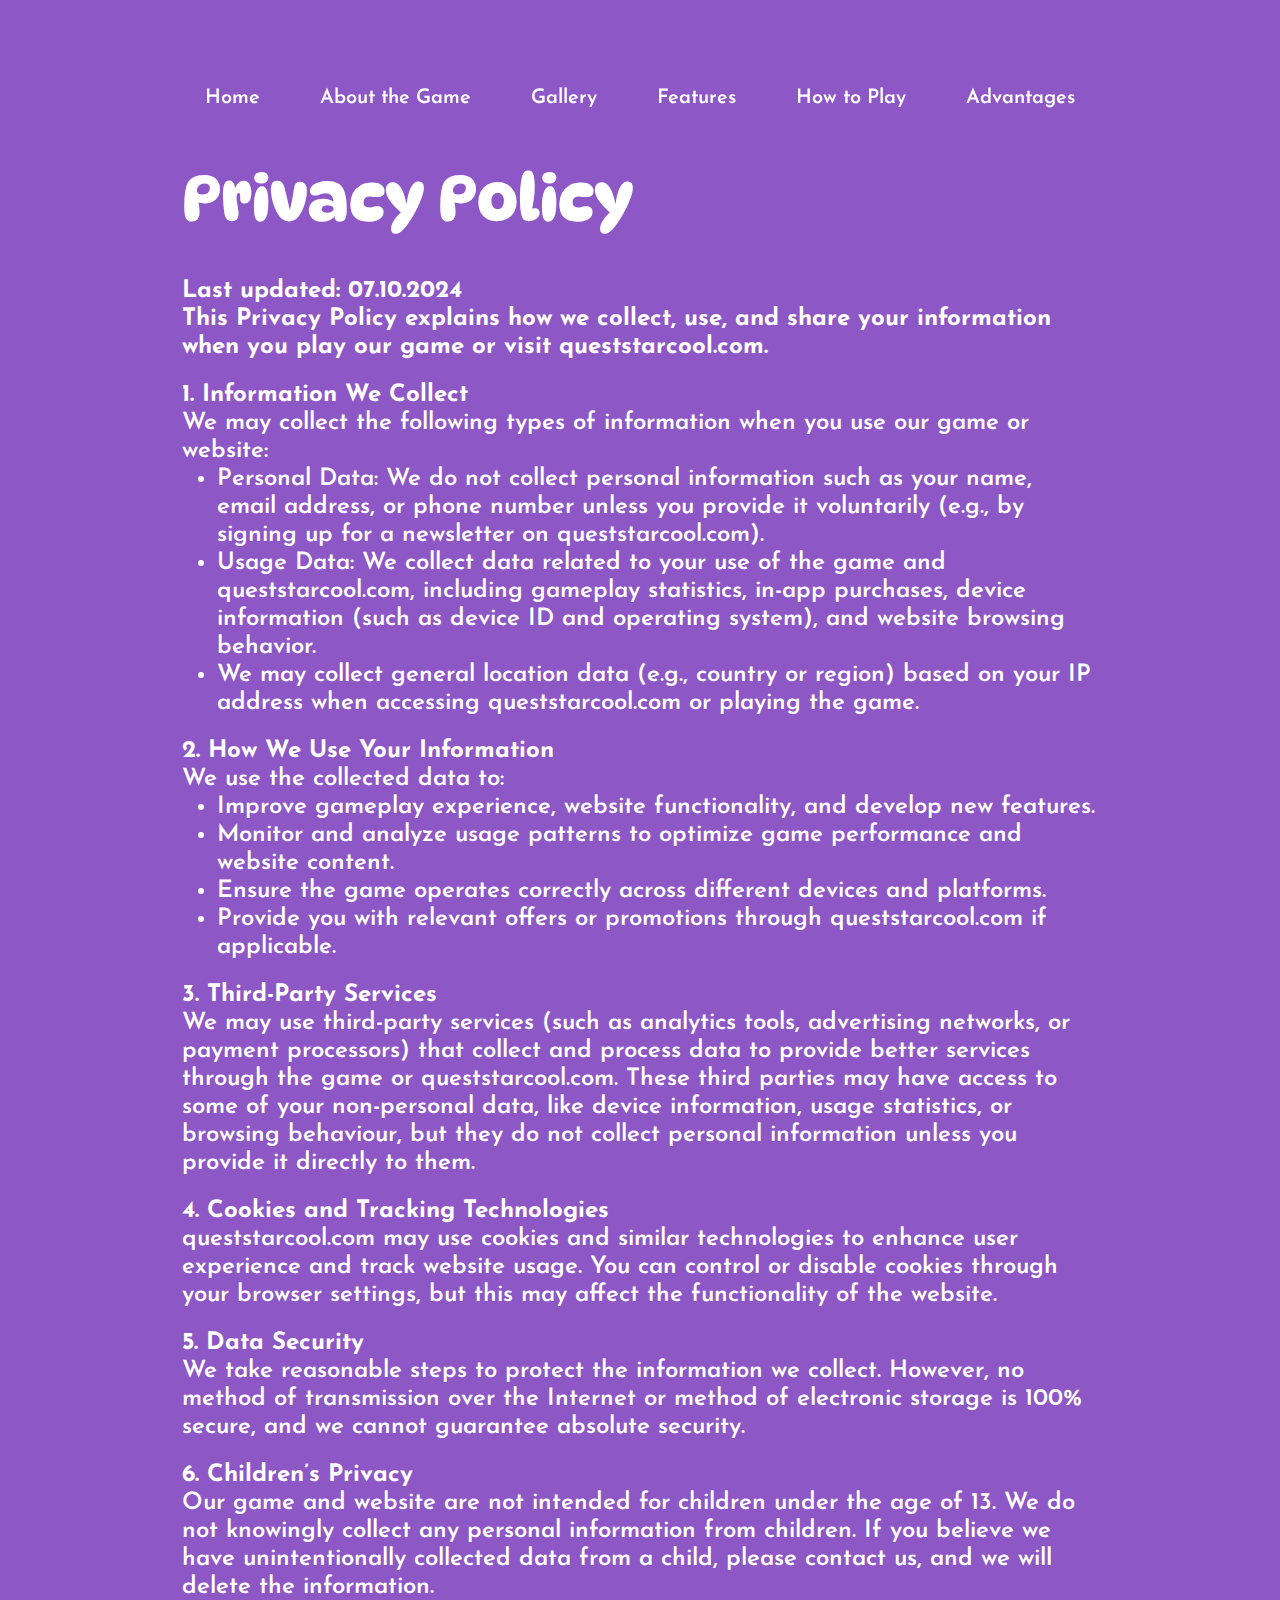
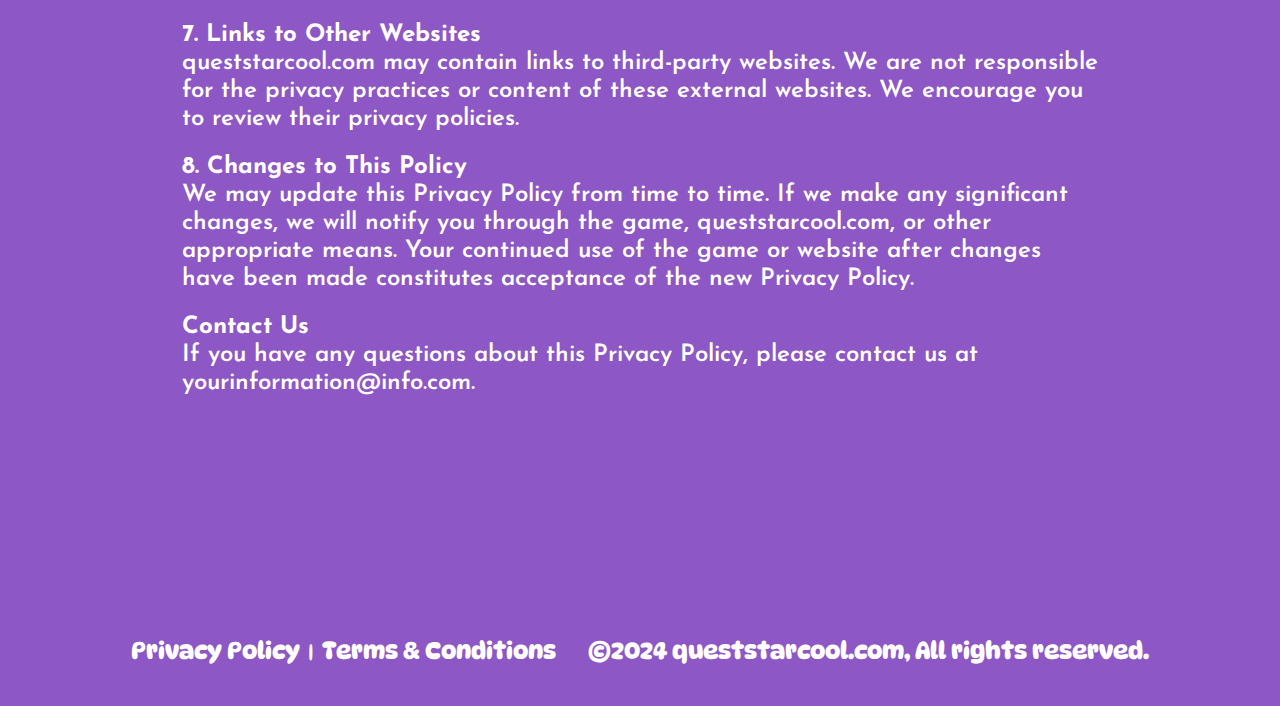
<file: policy.html>
<!DOCTYPE html>
<html lang="en">
  <head>
    <meta charset="UTF-8" />
    <meta name="viewport" content="width=device-width, initial-scale=1.0" />
    <title>Travel Crush - Match 3 Game</title>
    <link rel="icon" href="image/icon desktop.png" />
    <link rel="stylesheet" type="text/css" href="slick/slick.css" />
    <link rel="stylesheet" href="css/main.css" />
    <link href="https://unpkg.com/aos@2.3.1/dist/aos.css" rel="stylesheet" />

    <link rel="preconnect" href="https://fonts.googleapis.com" />
    <link rel="preconnect" href="https://fonts.gstatic.com" crossorigin />
    <link
      href="https://fonts.googleapis.com/css2?family=Poppins:ital,wght@0,100;0,200;0,300;0,400;0,500;0,600;0,700;0,800;0,900;1,100;1,200;1,300;1,400;1,500;1,600;1,700;1,800;1,900&display=swap"
      rel="stylesheet"
    />
    <link rel="preconnect" href="https://fonts.googleapis.com" />
    <link rel="preconnect" href="https://fonts.gstatic.com" crossorigin />
    <link
      href="https://fonts.googleapis.com/css2?family=Luckiest+Guy&family=Quicksand:wght@300..700&display=swap"
      rel="stylesheet"
    />
    <link rel="preconnect" href="https://fonts.googleapis.com" />
    <link rel="preconnect" href="https://fonts.gstatic.com" crossorigin />
    <link
      href="https://fonts.googleapis.com/css2?family=Luckiest+Guy&display=swap"
      rel="stylesheet"
    />
  </head>

  <body class="back">
    <header class="header">
      <div class="header__background"></div>
      <nav class="navigation container">
        <ul class="navigation__list">
          <li class="navigation__item">
            <a href="/" class="navigation__link">Home</a>
          </li>
          <li class="navigation__item">
            <a href="/#about" class="navigation__link">About the Game</a>
          </li>
          <li class="navigation__item">
            <a href="/#gallery" class="navigation__link">Gallery</a>
          </li>
          <li class="navigation__item">
            <a href="/#features" class="navigation__link">Features</a>
          </li>
          <li class="navigation__item">
            <a href="/#play" class="navigation__link">How to Play</a>
          </li>
          <li class="navigation__item">
            <a href="/#advantages" class="navigation__link">Advantages</a>
          </li>

          <li class="navigation__item navigation__item-desk">
            <a href="policy.html" class="navigation__link">Privacy Policy</a>
          </li>
          <li class="navigation__item navigation__item-desk">
            <a href="terms.html" class="navigation__link">Terms of Service</a>
          </li>
        </ul>

        <div class="header__button-wrapper">
          <button type="button" class="header__icon-button" data-menu-button>
            <img
              class="header__icon header__icon--menu"
              src="image/header/stash_burger-classic.png"
              alt=""
            />

            <img
              class="header__icon header__icon--close close"
              src="image/header/akar-icons_cross.png"
              alt=""
            />
          </button>
        </div>
      </nav>
    </header>

    <main class="policy">
      <section>
        <div class="policy-terms-container">
          <h1 class="policy-terms-title">Privacy Policy</h1>

          <p class="policy-terms-text-top-one">Last updated: 07.10.2024</p>
          <p class="policy-terms-text-top-one">
            This Privacy Policy explains how we collect, use, and share your
            information when you play our game or visit queststarcool.com.
          </p>

          <h2 class="policy-terms-text text-bold">1. Information We Collect</h2>
          <p class="policy-terms-text-one">
            We may collect the following types of information when you use our
            game or website:
          </p>
          <ul class="terms-list">
            <li>
              <span class="terms-list-bold">Personal Data:</span>
              We do not collect personal information such as your name, email
              address, or phone number unless you provide it voluntarily (e.g.,
              by signing up for a newsletter on queststarcool.com).
            </li>
            <li>
              <span class="terms-list-bold">Usage Data:</span>
              We collect data related to your use of the game and
              queststarcool.com, including gameplay statistics, in-app
              purchases, device information (such as device ID and operating
              system), and website browsing behavior.
            </li>
            <li>
              We may collect general location data (e.g., country or region)
              based on your IP address when accessing queststarcool.com or
              playing the game.
            </li>
          </ul>

          <h2 class="policy-terms-text text-bold">
            2. How We Use Your Information
          </h2>
          <p class="policy-terms-text-one">We use the collected data to:</p>
          <ul class="terms-list">
            <li>
              Improve gameplay experience, website functionality, and develop
              new features.
            </li>
            <li>
              Monitor and analyze usage patterns to optimize game performance
              and website content.
            </li>
            <li>
              Ensure the game operates correctly across different devices and
              platforms.
            </li>
            <li>
              Provide you with relevant offers or promotions through
              queststarcool.com if applicable.
            </li>
          </ul>

          <h2 class="policy-terms-text text-bold">3. Third-Party Services</h2>
          <p class="policy-terms-text-one">
            We may use third-party services (such as analytics tools,
            advertising networks, or payment processors) that collect and
            process data to provide better services through the game or
            queststarcool.com. These third parties may have access to some of
            your non-personal data, like device information, usage statistics,
            or browsing behaviour, but they do not collect personal information
            unless you provide it directly to them.
          </p>

          <h2 class="policy-terms-text text-bold">
            4. Cookies and Tracking Technologies
          </h2>
          <p class="policy-terms-text-one">
            queststarcool.com may use cookies and similar technologies to
            enhance user experience and track website usage. You can control or
            disable cookies through your browser settings, but this may affect
            the functionality of the website.
          </p>

          <h2 class="policy-terms-text text-bold">5. Data Security</h2>
          <p class="policy-terms-text-one">
            We take reasonable steps to protect the information we collect.
            However, no method of transmission over the Internet or method of
            electronic storage is 100% secure, and we cannot guarantee absolute
            security.
          </p>

          <h2 class="policy-terms-text text-bold">6. Children’s Privacy</h2>
          <p class="policy-terms-text-one">
            Our game and website are not intended for children under the age of
            13. We do not knowingly collect any personal information from
            children. If you believe we have unintentionally collected data from
            a child, please contact us, and we will delete the information.
          </p>

          <h2 class="policy-terms-text text-bold">
            7. Links to Other Websites
          </h2>
          <p class="policy-terms-text-one">
            queststarcool.com may contain links to third-party websites. We are
            not responsible for the privacy practices or content of these
            external websites. We encourage you to review their privacy
            policies.
          </p>

          <h2 class="policy-terms-text text-bold">8. Changes to This Policy</h2>
          <p class="policy-terms-text-one">
            We may update this Privacy Policy from time to time. If we make any
            significant changes, we will notify you through the game,
            queststarcool.com, or other appropriate means. Your continued use of
            the game or website after changes have been made constitutes
            acceptance of the new Privacy Policy.
          </p>

          <h2 class="policy-terms-text text-bold">Contact Us</h2>
          <p class="policy-terms-text-one">
            If you have any questions about this Privacy Policy, please contact
            us at
            <a href="mailto:yourinformation@pinfo.com" class="email-link"
              >yourinformation@info.com</a
            >.
          </p>
        </div>
      </section>
    </main>

    <footer class="footer">
      <div class="footer-container">
        <div class="footer-wrapper">
          <a class="footer-text" href="policy.html">Privacy Policy</a>
          <a class="footer-texts"> | </a>
          <a class="footer-text" href="terms.html">Terms & Conditions</a>
        </div>
        <p class="footer-copyright">
          ©2024 queststarcool.com, All rights reserved.
        </p>
      </div>
    </footer>
    <script src="js/mobile-menu.js"></script>
  </body>
</html>
</file>
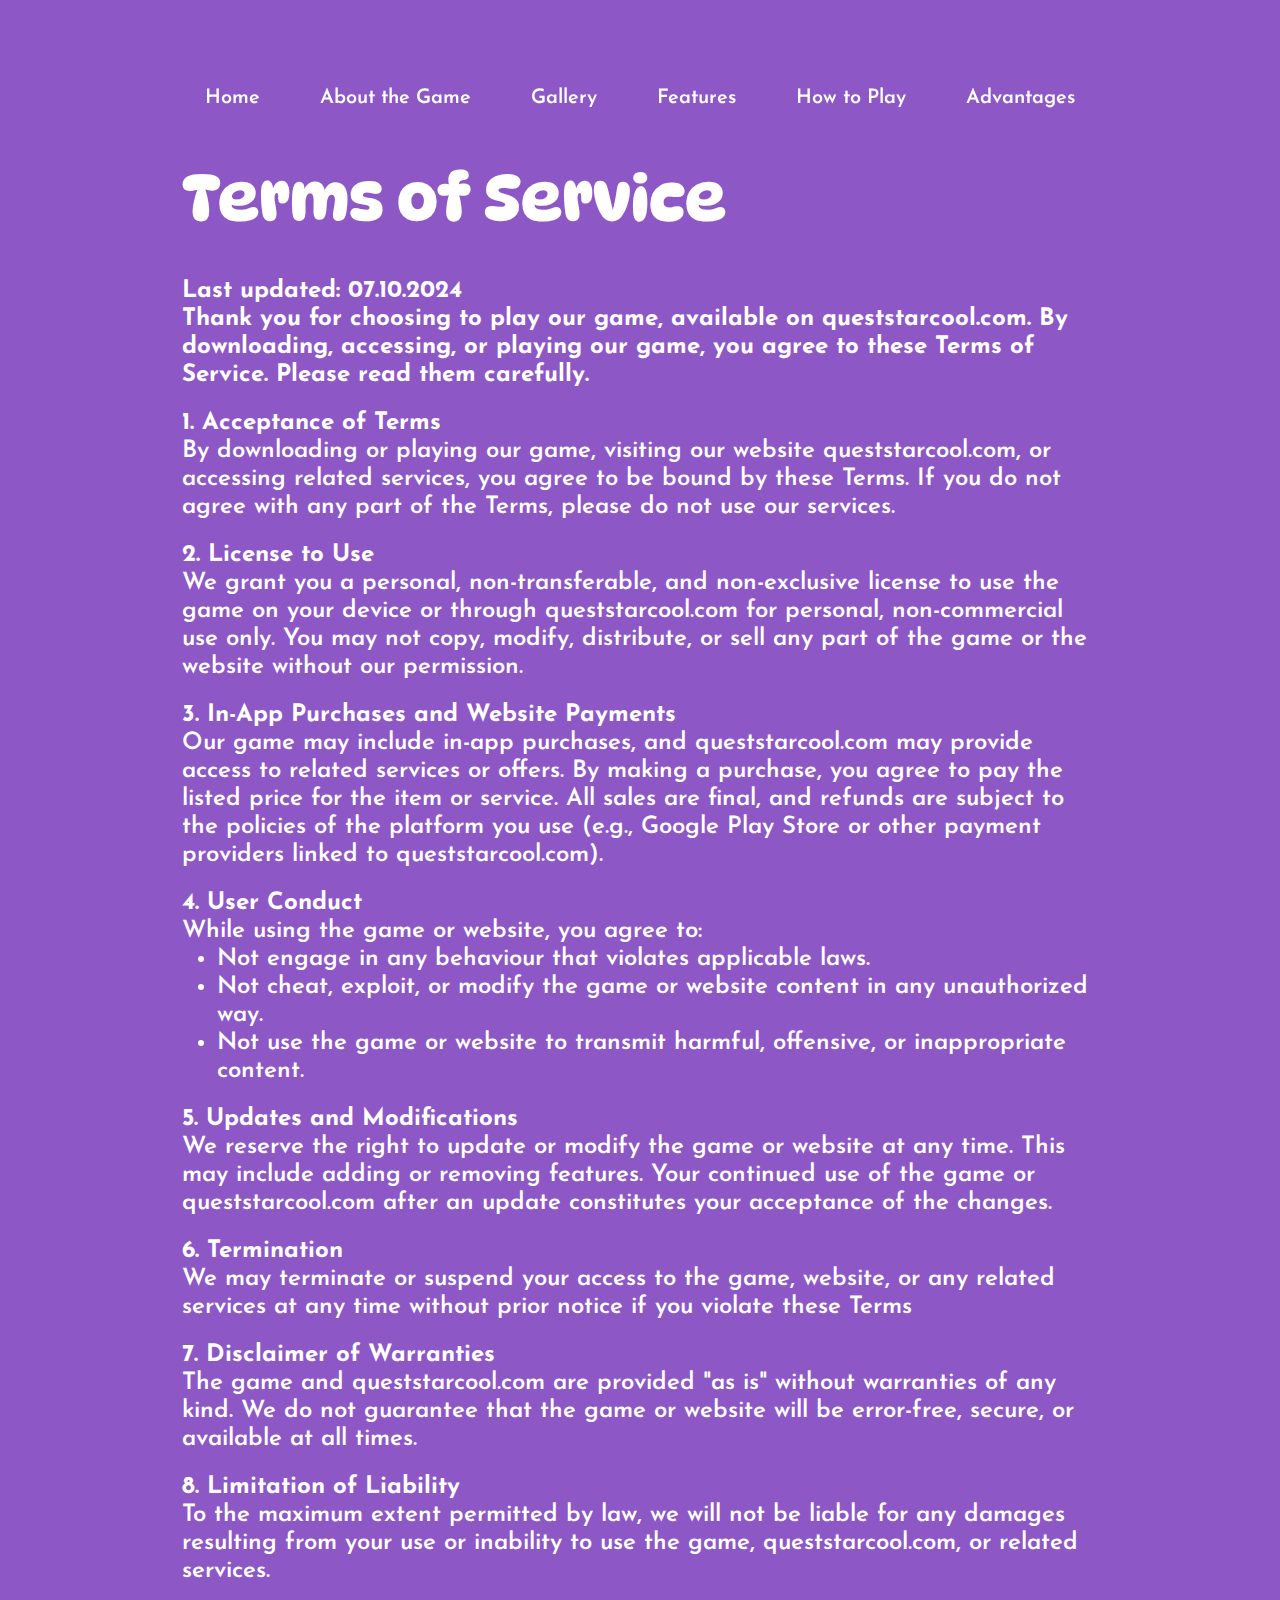
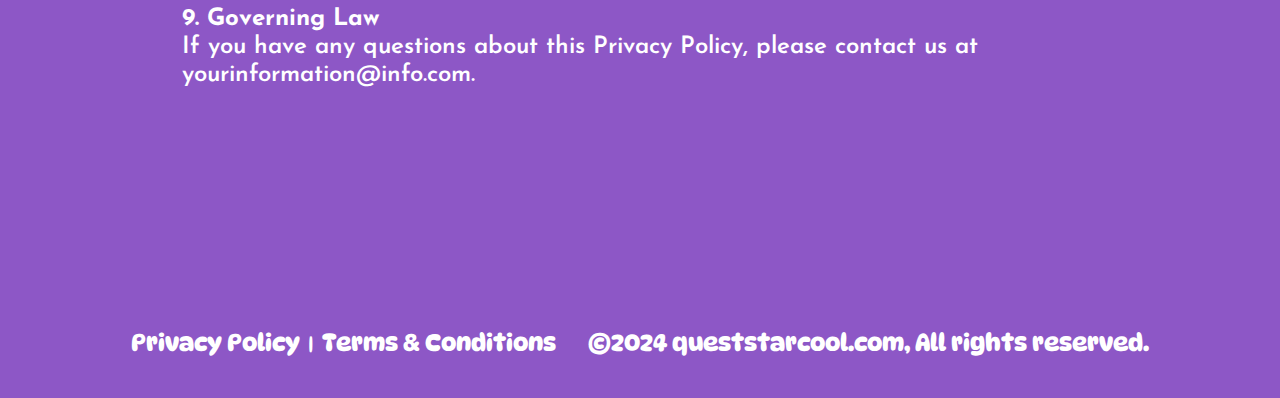
<file: terms.html>
<!DOCTYPE html>
<html lang="en">
  <head>
    <meta charset="UTF-8" />
    <meta name="viewport" content="width=device-width, initial-scale=1.0" />
    <title>Travel Crush - Match 3 Game</title>
    <link rel="icon" href="image/icon desktop.png" />
    <link rel="stylesheet" type="text/css" href="slick/slick.css" />
    <link rel="stylesheet" href="css/main.css" />
    <link href="https://unpkg.com/aos@2.3.1/dist/aos.css" rel="stylesheet" />

    <link rel="preconnect" href="https://fonts.googleapis.com" />
    <link rel="preconnect" href="https://fonts.gstatic.com" crossorigin />
    <link
      href="https://fonts.googleapis.com/css2?family=Poppins:ital,wght@0,100;0,200;0,300;0,400;0,500;0,600;0,700;0,800;0,900;1,100;1,200;1,300;1,400;1,500;1,600;1,700;1,800;1,900&display=swap"
      rel="stylesheet"
    />
    <link rel="preconnect" href="https://fonts.googleapis.com" />
    <link rel="preconnect" href="https://fonts.gstatic.com" crossorigin />
    <link
      href="https://fonts.googleapis.com/css2?family=Luckiest+Guy&family=Quicksand:wght@300..700&display=swap"
      rel="stylesheet"
    />
    <link rel="preconnect" href="https://fonts.googleapis.com" />
    <link rel="preconnect" href="https://fonts.gstatic.com" crossorigin />
    <link
      href="https://fonts.googleapis.com/css2?family=Luckiest+Guy&display=swap"
      rel="stylesheet"
    />
  </head>

  <body class="back">
    <header class="header">
      <div class="header__background"></div>
      <nav class="navigation container">
        <ul class="navigation__list">
          <li class="navigation__item">
            <a href="/" class="navigation__link">Home</a>
          </li>
          <li class="navigation__item">
            <a href="/#about" class="navigation__link">About the Game</a>
          </li>
          <li class="navigation__item">
            <a href="/#gallery" class="navigation__link">Gallery</a>
          </li>
          <li class="navigation__item">
            <a href="/#features" class="navigation__link">Features</a>
          </li>
          <li class="navigation__item">
            <a href="/#play" class="navigation__link">How to Play</a>
          </li>
          <li class="navigation__item">
            <a href="/#advantages" class="navigation__link">Advantages</a>
          </li>

          <li class="navigation__item navigation__item-desk">
            <a href="policy.html" class="navigation__link">Privacy Policy</a>
          </li>
          <li class="navigation__item navigation__item-desk">
            <a href="terms.html" class="navigation__link">Terms of Service</a>
          </li>
        </ul>

        <div class="header__button-wrapper">
          <button type="button" class="header__icon-button" data-menu-button>
            <img
              class="header__icon header__icon--menu"
              src="image/header/stash_burger-classic.png"
              alt=""
            />

            <img
              class="header__icon header__icon--close close"
              src="image/header/akar-icons_cross.png"
              alt=""
            />
          </button>
        </div>
      </nav>
    </header>

    <main class="policy">
      <section>
        <div class="policy-terms-container">
          <h1 class="policy-terms-title">Terms of Service</h1>

          <p class="policy-terms-text-top-one">Last updated: 07.10.2024</p>
          <p class="policy-terms-text-top-two">
            Thank you for choosing to play our game, available on
            queststarcool.com. By downloading, accessing, or playing our game,
            you agree to these Terms of Service. Please read them carefully.
          </p>

          <h2 class="policy-terms-text text-bold">1. Acceptance of Terms</h2>
          <ul class="policy-terms-text-one">
            <li>
              By downloading or playing our game, visiting our website
              queststarcool.com, or accessing related services, you agree to be
              bound by these Terms. If you do not agree with any part of the
              Terms, please do not use our services.
            </li>
          </ul>

          <h2 class="policy-terms-text text-bold">2. License to Use</h2>
          <ul class="policy-terms-text-one">
            <li>
              We grant you a personal, non-transferable, and non-exclusive
              license to use the game on your device or through
              queststarcool.com for personal, non-commercial use only. You may
              not copy, modify, distribute, or sell any part of the game or the
              website without our permission.
            </li>
          </ul>

          <h2 class="policy-terms-text text-bold">
            3. In-App Purchases and Website Payments
          </h2>
          <p class="policy-terms-text-one">
            Our game may include in-app purchases, and queststarcool.com may
            provide access to related services or offers. By making a purchase,
            you agree to pay the listed price for the item or service. All sales
            are final, and refunds are subject to the policies of the platform
            you use (e.g., Google Play Store or other payment providers linked
            to queststarcool.com).
          </p>

          <h2 class="policy-terms-text text-bold">4. User Conduct</h2>

          <p class="policy-terms-text-one">
            While using the game or website, you agree to:
          </p>
          <ul class="terms-list">
            <li>Not engage in any behaviour that violates applicable laws.</li>
            <li>
              Not cheat, exploit, or modify the game or website content in any
              unauthorized way.
            </li>
            <li>
              Not use the game or website to transmit harmful, offensive, or
              inappropriate content.
            </li>
          </ul>

          <h2 class="policy-terms-text text-bold">
            5. Updates and Modifications
          </h2>
          <p class="policy-terms-text-one">
            We reserve the right to update or modify the game or website at any
            time. This may include adding or removing features. Your continued
            use of the game or queststarcool.com after an update constitutes
            your acceptance of the changes.
          </p>

          <h2 class="policy-terms-text text-bold">6. Termination</h2>
          <p class="policy-terms-text-one">
            We may terminate or suspend your access to the game, website, or any
            related services at any time without prior notice if you violate
            these Terms
          </p>

          <h2 class="policy-terms-text text-bold">
            7. Disclaimer of Warranties
          </h2>
          <p class="policy-terms-text-one">
            The game and queststarcool.com are provided "as is" without
            warranties of any kind. We do not guarantee that the game or website
            will be error-free, secure, or available at all times.
          </p>

          <h2 class="policy-terms-text text-bold">
            8. Limitation of Liability
          </h2>
          <p class="policy-terms-text-one">
            To the maximum extent permitted by law, we will not be liable for
            any damages resulting from your use or inability to use the game,
            queststarcool.com, or related services.
          </p>

          <h2 class="policy-terms-text text-bold">9. Governing Law</h2>
          <p class="policy-terms-text-one">
            If you have any questions about this Privacy Policy, please contact
            us at
            <a href="mailto:yourinformation@info.com" class="email-link"
              >yourinformation@info.com</a
            >.
          </p>
        </div>
      </section>
    </main>

    <footer class="footer">
      <div class="footer-container">
        <div class="footer-wrapper">
          <a class="footer-text" href="policy.html">Privacy Policy</a>
          <a class="footer-texts"> | </a>
          <a class="footer-text" href="terms.html">Terms & Conditions</a>
        </div>
        <p class="footer-copyright">
          ©2024 queststarcool.com, All rights reserved.
        </p>
      </div>
    </footer>
    <script src="js/mobile-menu.js"></script>
  </body>
</html>
</file>
<file: css/main.css>
@import url("https://fonts.googleapis.com/css2?family=DynaPuff:wght@400..700&family=Fredoka:wght@300..700&family=Mali:ital,wght@0,200;0,300;0,400;0,500;0,600;0,700;1,200;1,300;1,400;1,500;1,600;1,700&family=Manrope:wght@200..800&family=Rajdhani:wght@300;400;500;600;700&display=swap");
@import url("https://fonts.googleapis.com/css2?family=DynaPuff:wght@400..700&family=Fredoka:wght@300..700&family=Josefin+Sans:ital,wght@0,100..700;1,100..700&family=Mali:ital,wght@0,200;0,300;0,400;0,500;0,600;0,700;1,200;1,300;1,400;1,500;1,600;1,700&family=Manrope:wght@200..800&family=Rajdhani:wght@300;400;500;600;700&display=swap");

:root {
}

* {
  -webkit-box-sizing: border-box;
  box-sizing: border-box;
}

html {
  scroll-behavior: smooth;
  background: #8d57c6;
  color: #ffffff;
}

body {
  font-family: var(--main-font);
  color: var(--text-color);
  margin: 0;
}

h1,
h2,
h3,
h4,
h5,
h6,
p {
  margin: 0;
}

ul,
ol {
  margin: 0;
  padding: 0;
  list-style: none;
}

img {
  display: block;
  max-width: 100%;
  height: auto;
}

.list {
  list-style: none;
}

button,
a {
  cursor: pointer;
}

.visually-hidden {
  position: absolute;
  width: 1px;
  height: 1px;
  margin: -1px;
  border: 0;
  padding: 0;

  white-space: nowrap;
  clip-path: inset(100%);
  clip: rect(0 0 0 0);
  overflow: hidden;
}

.button {
  display: -webkit-box;
  display: -ms-flexbox;
  display: flex;
  -webkit-box-align: center;
  -ms-flex-align: center;
  align-items: center;
  width: 35px;
  height: 35px;
  border-radius: 50%;
  background-color: #fe34a0;
  border: none;
  -webkit-transition: scale 0.3s ease;
  transition: scale 0.3s ease;
  -webkit-box-shadow: 0px 4px 0px 0px #64069d;
  box-shadow: 0px 4px 0px 0px #64069d;
}
.button:hover {
  scale: 120%;
}

.icon {
  width: 36px;
  height: 28.56px;
}

@media (min-width: 1200px) {
  .padding--responsive {
    padding: 88px;
  }
}

.header {
  position: fixed;
  width: 100%;
  z-index: 5;
  -webkit-transition: background-color 0.3s ease;
  transition: background-color 0.3s ease;
  background-color: transparent;
}
.header__background {
  position: absolute;
  top: 0;
  right: 0;
  bottom: 0;
  left: 100%;

  z-index: -1;
  -webkit-transition: left 0.3s ease;
  transition: left 0.3s ease;
}
.header-background {
  position: absolute;
  top: 0;
  right: 0;
  bottom: 0;
  left: 100%;

  z-index: -1;
  -webkit-transition: left 0.3s ease;
  transition: left 0.3s ease;
}
.header.is-open .header__background {
  left: 0;
}
.header__button-wrapper {
  margin-left: auto;
}
.header__icon {
  display: none;
}
.header-icon-policy {
  width: 40px;
  height: 40px;
  padding: 7px 9px;
  fill: #f6e9cd;
}
.header__icon-button {
  display: -webkit-box;
  display: -ms-flexbox;
  display: flex;
  background-color: transparent;
  border: none;
  border-radius: 50%;
}

.header__icon--menu {
  display: block;
}

.header__icon-button.is-open .header__icon--menu {
  display: none;
}

.header__icon-button.is-open .header__icon--close {
  display: block;
}

.policy-terms-navigation {
  display: -webkit-box;
  display: -ms-flexbox;
  display: flex;
  -webkit-box-orient: vertical;
  -webkit-box-direction: normal;
  -ms-flex-direction: row;
  flex-direction: row;
  -webkit-box-align: center;
  -ms-flex-align: center;
  align-items: start;
  -webkit-box-flex: 1;
  -ms-flex: 1;
  flex: 1;
  padding: 27px 35px 19px;
  position: relative;
}
.policy-terms-list {
  position: static;
  flex: 1;
}

.header {
  height: 100px;
  display: flex;
}

.nav-policy-terms-item {
  display: flex;
  flex-direction: row;
}
.navigation-link {
  position: relative;
  text-decoration: none;
  font-family: Poppins;
  font-size: 16px;
  font-weight: 500;
  line-height: 24px;
  letter-spacing: 0.01em;
  text-align: end;
  padding: 0;
  color: #f6e9cd;
  padding-top: 8px;
}
.navigation-link:hover,
.navigation-link:focus,
.navigation-link:active {
  color: #ffd231;
}

.header {
  position: fixed;
  width: 100%;
  z-index: 5;
  -webkit-transition: background-color 0.3s ease;
  transition: background-color 0.3s ease;
  background-color: transparent;
}
.header__background {
  position: absolute;
  top: 0;
  right: 0;
  bottom: 0;
  left: 100%;
  background-color: rgba(242, 242, 254, 1);
  z-index: -1;
  -webkit-transition: left 0.3s ease;
  transition: left 0.3s ease;
}
.header.is-open .header__background {
  left: 0;
}
.header__button-wrapper {
  margin-right: auto;
  display: flex;
  align-items: center;
  justify-content: end;
}
.header__icon {
  display: none;
}
.header__icon-button {
  display: -webkit-box;
  display: -ms-flexbox;
  display: flex;
  background-color: transparent;
  border: none;
  border-radius: 50%;
}

.header__icon--menu {
  display: block;
}

.header__icon-button.is-open .header__icon--menu {
  display: none;
}

.header__icon-button.is-open .header__icon--close {
  display: block;
}
.close {
  width: 40px;
  height: 40px;
  fill: rgba(255, 255, 255, 1);
}

.header__icon-button.is-open + .navigation__list {
  background: rgba(54, 56, 92, 1);
}

.navigation.is-open {
  background: rgba(54, 56, 92, 1);
}

.navigation {
  display: -ms-flexbox;
  -webkit-box-orient: vertical;
  -webkit-box-direction: normal;
  -ms-flex-direction: column;
  flex-direction: column;
  -webkit-box-align: center;
  -ms-flex-align: center;
  align-items: center;
  -webkit-box-flex: 1;
  -ms-flex: 1;
  flex: 1;
  padding: 27px 35px 19px;
  position: relative;
}
.navigation.is-open {
  background: #713caa;
}

.navigation__list {
  display: -webkit-box;
  display: -ms-flexbox;
  display: flex;
  -webkit-box-orient: vertical;
  -webkit-box-direction: normal;
  -ms-flex-direction: column;
  flex-direction: column;
  -webkit-box-align: start;
  -ms-flex-align: start;
  align-items: start;
  gap: 36px;
  padding: 48px;
  top: 130px;
  border-radius: 0px 0px 20px 20px;
  position: absolute;
  top: 100%;
  right: -100%;
  width: 100%;
  height: 530px;
  -webkit-transition: 0.3s;
  transition: 0.3s;
  z-index: 999;
  background: #713caa;
}
.navigation__list.is-open {
  right: 0;
}
.navigation__link {
  position: relative;
  text-decoration: none;
  -webkit-transition: all 0.1s ease;
  transition: all 0.1s ease;
  padding: 4px 16px;

  font-family: Josefin Sans;
  font-size: 20px;
  font-weight: 600;
  line-height: 20px;
  text-align: left;

  color: #ffffff;
}
.navigation__link:hover,
.navigation__link:focus {
  font-size: 20px;
  font-weight: 900;
  line-height: 40px;
  text-align: center;

  color: #ffd231;
}

.header.is-open {
  background-color: transparent;
}

@media screen and (min-width: 1200px) {
  .header {
    background: transparent;

    padding: 8px 24px 8px 24px;

    border-radius: 999px;
    margin: 48px auto;
    display: flex;
    justify-content: center;
    align-items: center;
    width: 100%;
  }
  .header-policy-terms {
    background-color: transparent;
  }
  .header {
    height: 100px;
    display: flex;
  }
  .navigation__item-desk {
    display: none;
  }
  .header__icon-button {
    display: none;
  }
  .header__button-wrapper {
    width: auto;
    -webkit-box-pack: end;
    -ms-flex-pack: end;
    justify-content: flex-end;
  }
  .navigation {
    display: flex;
    -webkit-box-orient: horizontal;
    -webkit-box-direction: normal;
    -ms-flex-direction: row;
    flex-direction: row;
    -webkit-box-pack: justify;
    -ms-flex-pack: justify;
    -webkit-box-align: center;
    -ms-flex-align: center;
    -webkit-box-flex: 1;
    -ms-flex: 1;
    flex: 1;
    padding-block: 20px;
    align-items: center;
    justify-content: center;
  }
  .navigation__list {
    background-color: transparent;
    -webkit-box-orient: horizontal;
    -webkit-box-direction: normal;
    -ms-flex-direction: row;
    flex-direction: row;
    -webkit-box-pack: center;
    -ms-flex-pack: center;
    justify-content: start;
    position: static;
    -webkit-box-align: center;
    -ms-flex-align: center;
    align-items: center;
    width: auto;
    padding-block: 0;
    -webkit-box-flex: 1;
    -ms-flex: 1;
    flex: 1;

    height: 100px;
    margin: 48px auto;
    display: flex;
    justify-content: center;
    align-items: center;
    background: transparent;
  }
  .navigation__link {
    padding: 4px 12px;

    text-align: left;

    color: #ffffff;
  }
}

.main {
  background: #8d57c6;
}
.home {
  background-repeat: no-repeat;
  background-size: cover;
  background-position: center;

  width: 375px;
  height: 1084px;
  margin: auto;

  background-image: url("/image/home/Frame\ 90\ \(1\).png");
}
.home__wrapper {
  position: relative;
  z-index: 3;
  display: -webkit-box;
  display: -ms-flexbox;
  display: flex;
  -webkit-box-orient: vertical;
  -webkit-box-direction: normal;
  -ms-flex-direction: column;
  flex-direction: column;
  -webkit-box-align: center;
  -ms-flex-align: center;
  align-items: start;
  justify-content: start;
}
.home-title {
  font-family: DynaPuff;
  font-size: 48px;
  font-weight: 700;
  line-height: 57.6px;
  text-align: left;
  text-underline-position: from-font;
  text-decoration-skip-ink: none;
  color: #ffffff;
}
.home-text {
  font-family: Josefin Sans;
  font-size: 20px;
  font-weight: 700;
  line-height: 20px;
  text-align: left;
  text-underline-position: from-font;
  text-decoration-skip-ink: none;
  width: 263px;
  padding: 24px 0 40px;
}
.home__container-top {
  display: -webkit-box;
  display: -ms-flexbox;
  display: flex;
  -webkit-box-orient: vertical;
  -webkit-box-direction: normal;
  -ms-flex-direction: column;
  flex-direction: column;
  align-items: start;
  margin-top: 160px;
}

.home__google-button_link {
  display: inline-block;
  max-width: 312px;
  -webkit-transition: -webkit-transform 0.3s ease;
  transition: -webkit-transform 0.3s ease;
  transition: transform 0.3s ease;
  transition: transform 0.3s ease, -webkit-transform 0.3s ease;
  border-radius: 12px;
  -webkit-animation: pulse 2s infinite;
  animation: pulse 2s infinite;
  width: 264px;
  height: 66px;
}
.home-image {
  display: none;
}

@media screen and (min-width: 1200px) {
  .home {
    margin: auto;
    width: auto;
    height: 1008px;

    display: flex;

    background-image: url("/image/home/Frame\ 91\ \(1\).png");
  }
  .home-title {
    font-family: DynaPuff;
    font-size: 88px;
    font-weight: 700;
    line-height: 105.6px;
    text-align: left;
    text-underline-position: from-font;
    text-decoration-skip-ink: none;
    width: 757px;
  }
  .home-text {
    font-family: Josefin Sans;
    font-size: 24px;
    font-weight: 500;
    line-height: 24px;
    text-align: left;
    text-underline-position: from-font;
    text-decoration-skip-ink: none;
    width: 757px;

    padding: 32px 0 48px;
  }
  .home__container-top {
    padding: 140px 87px;
  }
}
.about {
  background: #713caa;
  background-repeat: no-repeat;
  background-size: cover;
  background-position: center;

  width: 375px;
  height: 496px;
  margin: auto;
  padding: 40px 24px;
  background-image: url("/image//about/about.png");
}
.about-title {
  font-family: DynaPuff;
  font-size: 40px;
  font-weight: 700;
  line-height: 48px;
  text-align: left;
  text-underline-position: from-font;
  text-decoration-skip-ink: none;
  width: 216px;
  padding-bottom: 40px;
}
.about-text {
  font-family: Josefin Sans;
  font-size: 20px;
  font-weight: 500;
  line-height: 20px;
  text-align: left;
  text-underline-position: from-font;
  text-decoration-skip-ink: none;
}
@media screen and (min-width: 1200px) {
  .about {
    background: #713caa;
    background-repeat: no-repeat;
    background-size: cover;
    background-position: center;

    width: 1440px;
    height: 430px;
    border-radius: 32px;

    margin: auto;
    padding: 72px 86px;
    background-image: url("/image/about/about\ the\ game\ \(3\).png");
  }
  .about-title {
    font-family: DynaPuff;
    font-size: 72px;
    font-weight: 600;
    line-height: 86.4px;
    text-align: left;
    text-underline-position: from-font;
    text-decoration-skip-ink: none;
    width: 661px;

    padding-bottom: 40px;
  }
  .about-text {
    font-family: Josefin Sans;
    font-size: 20px;
    font-weight: 500;
    line-height: 24px;
    letter-spacing: 0.03em;
    text-align: left;
    text-underline-position: from-font;
    text-decoration-skip-ink: none;
    width: 709px;
  }
}

.play {
  background: #8d57c6;
}
.play-list {
  display: flex;
  gap: 24px;
  align-items: center;
  justify-content: center;
  flex-direction: column;
}
.play-item {
  width: 323px;
  padding: 16px;
  border-radius: 24px;
  background: #3891f7;
  display: flex;
  gap: 24px;
}
.play-item-two {
  background: #cb3838;
}
.play-item-three {
  background: #e9bb24;
}
.play-item-four {
  background: #2d8e24;
}
.play-item-five {
  background: #f349dc;
}
.play-number {
  font-family: DynaPuff;
  font-size: 40px;
  font-weight: 400;
  line-height: 48px;
  text-align: left;
  text-underline-position: from-font;
  text-decoration-skip-ink: none;
}
.play-text {
  font-family: Josefin Sans;
  font-size: 16px;
  font-weight: 400;
  line-height: 16px;
  text-align: left;
  text-underline-position: from-font;
  text-decoration-skip-ink: none;
}

@media screen and (min-width: 1200px) {
  .play {
    background-repeat: no-repeat;
    background-size: cover;
    background-position: center;

    width: 1440px;
    height: 856pxpx;
    margin: auto;

    background-image: url("/image/play/Frame\ 92\ \(1\).png");
  }
  .play-list {
    display: flex;
    gap: 24px;
    align-items: center;
    justify-content: center;
    flex-direction: column;
    padding-left: 400px;
  }
  .play-item {
    width: 323px;
    padding: 16px;
    border-radius: 24px;
    background: #3891f7;
    display: flex;
    gap: 24px;
    width: 648px;
    padding: 0 34px;
  }
  .play-number {
    font-family: DynaPuff;
    font-size: 96px;
    font-weight: 500;
    line-height: 115.2px;
    text-align: center;
    text-underline-position: from-font;
    text-decoration-skip-ink: none;
  }
  .play-text {
    font-family: Josefin Sans;
    font-size: 24px;
    font-weight: 400;
    line-height: 24px;
    text-align: left;
    text-underline-position: from-font;
    text-decoration-skip-ink: none;
    padding: 24px 0;
  }
  .play-item-two {
    background: #cb3838;
  }
  .play-item-three {
    background: #e9bb24;
  }
  .play-item-four {
    background: #2d8e24;
  }
  .play-item-five {
    background: #f349dc;
  }
}

.gallery {
  background: #8d57c6;
  padding-top: 56px;
}

.gallery__image {
  width: 327px;
  height: 560px;

  border-radius: 8px;
  padding: 0 10px;
}
.gallery__list {
  padding: 8px;
  gap: 0px;
  border-radius: 16px;
}
.gallery-title {
  margin: 160px auto 40px;
  font-family: DynaPuff;
  font-size: 40px;
  font-weight: 600;
  line-height: 48px;
  text-align: center;
  text-underline-position: from-font;
  text-decoration-skip-ink: none;
}
.slick-prev:before {
  display: none;
}
.slick-next:before {
  display: none;
}
.slick-dots li.slick-active button:before {
  opacity: 0.75;
  color: #ffd231;
  width: 24px;
  height: 24px;
}
.slick-dots li button:before {
  font-family: "slick";
  font-size: 6px;
  line-height: 20px;
  position: absolute;
  top: 0;
  left: 0;
  width: 16px;
  height: 16px;
  color: #ffffff;
  content: "•";
  text-align: center;
  opacity: 0.25;

  -webkit-font-smoothing: antialiased;
}

.gallery__container {
  display: flex;
  justify-content: center;
  align-items: center;
  margin: auto;
  width: 370px;
}
.gallery__list {
  max-width: 350px;
}
.gallery-image-desk {
  display: none;
}
@media screen and (min-width: 1200px) {
  .gallery-title {
    margin: 160px auto 40px;
    font-family: DynaPuff;
    font-size: 72px;
    font-weight: 600;
    line-height: 86.4px;
    text-align: center;
    text-underline-position: from-font;
    text-decoration-skip-ink: none;
  }
  .gallery-image {
    display: none;
  }
  .gallery-image-desk {
    display: flex;
    margin: auto;
    width: 1440px;
  }
}

.features {
  background: #8d57c6;
}

.features__container {
  display: flex;
  justify-content: center;
  align-items: center;
  flex-direction: column;
  margin: auto;
  width: 370px;
  gap: 16px;
}
.features__item {
  display: flex;
  flex-direction: column;
  align-items: center;
  gap: 16px;
  width: 201px;
  height: 320px;
  border-radius: 24px;
  padding-top: 16px;

  background: linear-gradient(180deg, #a764e5 0%, #41167e 100%);
}
.features__image {
  width: 124px;
  height: 124px;
}
.features__title {
  font-family: DynaPuff;
  font-size: 20px;
  font-weight: 600;
  line-height: 28px;
  text-align: center;
  text-underline-position: from-font;
  text-decoration-skip-ink: none;
  width: 185px;
}
.features__text {
  font-family: Josefin Sans;
  font-size: 14px;
  font-weight: 400;
  line-height: 14px;
  text-align: center;
  text-underline-position: from-font;
  text-decoration-skip-ink: none;
  width: 166px;
}
.features-image-desk {
  display: none;
}

@media screen and (min-width: 1200px) {
  .features-phone {
    display: none;
  }
  .features__container {
    display: flex;
    justify-content: center;
    align-items: center;
    flex-direction: row;
    width: 1190px;
    gap: 16px;
  }
  .features__item {
    width: 201px;
    height: 320px;
    border-radius: 24px;
    padding-top: 16px;
    margin: 0 16px;
    background: linear-gradient(180deg, #a764e5 0%, #41167e 100%);
  }
  .features__title {
    font-family: DynaPuff;
    font-size: 20px;
    font-weight: 600;
    line-height: 28px;
    text-align: center;
    text-underline-position: from-font;
    text-decoration-skip-ink: none;
    width: 185px;
    margin: auto;
    padding: 16px 0;
  }
  .features__text {
    font-family: Josefin Sans;
    font-size: 14px;
    font-weight: 400;
    line-height: 14px;
    text-align: center;
    text-underline-position: from-font;
    text-decoration-skip-ink: none;
    width: 166px;
    margin: auto;
  }
  .features__image {
    width: 124px;
    height: 124px;
    margin: auto;
  }

  .features__list {
    max-width: 1190px;
    gap: 32px;
  }

  .features-image-desk {
    display: flex;
    justify-content: center;
    align-items: center;
    flex-direction: column;
  }
}
.advantages {
  background: #8d57c6;
  padding-bottom: 85px;
}

.advantages-item {
  width: 323px;
  height: 371px;
}
.advantages-img {
  width: 160px;
  height: 160px;
  margin-top: 40px;
}
.advantages-title {
  font-family: DynaPuff;
  font-size: 20px;
  font-weight: 500;
  line-height: 24px;
  text-align: left;
  text-underline-position: from-font;
  text-decoration-skip-ink: none;
  width: 225px;
}
.advantages-text {
  font-family: Josefin Sans;
  font-size: 16px;
  font-weight: 400;
  line-height: 16px;
  text-align: left;
  text-underline-position: from-font;
  text-decoration-skip-ink: none;
  width: 225px;
}
@media screen and (min-width: 1200px) {
}

.footer {
  background: #8d57c6;
}
.footer-container {
  display: flex;
  flex-direction: column;
  justify-content: center;
  align-items: center;
  padding: 40px 37.5px 32px;
  gap: 32px;
}
.footer-wrapper {
  display: flex;
  flex-direction: row;
  justify-content: center;
  align-items: center;
  text-align: center;
}
.footer-text {
  font-family: DynaPuff;
  font-size: 16px;
  font-weight: 600;
  line-height: 19.2px;
  text-align: left;
  color: #ffffff;
  text-decoration: none;
  text-align: center;

  row-gap: 8px;
}
.footer-texts {
  padding: 0 8px;
  color: #ffffff;
  font-family: DynaPuff;
  font-size: 16px;
  font-weight: 600;
  line-height: 19.2px;
  text-align: left;
  text-decoration: none;
  text-align: center;
}
.footer-copyright {
  font-family: DynaPuff;
  font-size: 14px;
  font-weight: 600;
  line-height: 16.8px;
  text-align: left;
  color: #ffffff;
}

@media screen and (min-width: 1200px) {
  .footer-container {
    display: flex;
    flex-direction: row;
    justify-content: center;
    align-items: center;
    padding: 80px 37.5px 40px;
    gap: 32px;
  }
  .footer-wrapper {
    display: flex;
    flex-direction: row;
    justify-content: center;
    align-items: center;
  }
  .footer-copyright {
    font-family: DynaPuff;
    font-size: 24px;
    font-weight: 600;
    line-height: 28.8px;
    text-align: left;
  }
  .footer-text {
    font-size: 24px;
    font-weight: 600;
    line-height: 28.8px;
    text-align: left;
  }
}

.policy {
  background-color: #8d57c6;
}
.policy-terms-container {
  display: -webkit-box;
  display: -ms-flexbox;
  display: flex;
  -webkit-box-orient: vertical;
  -webkit-box-direction: normal;
  -ms-flex-direction: column;
  flex-direction: column;
  align-items: start;
  padding: 107px 16px 76px;
  color: #ffffff;
}

.policy-terms-title {
  font-family: DynaPuff;
  font-size: 40px;
  font-weight: 700;
  line-height: 48px;
  text-align: left;

  color: #ffffff;

  padding-bottom: 40px;
}
.policy-terms-text-top-one {
  font-family: Josefin Sans;
  font-size: 20px;
  font-weight: 700;
  line-height: 20px;
  text-align: left;
}
.policy-terms-text-top-two {
  font-family: Josefin Sans;
  font-size: 20px;
  font-weight: 700;
  line-height: 20px;
  text-align: left;
}
.policy-terms-text {
  font-family: Josefin Sans;
  font-size: 20px;
  font-weight: 700;
  line-height: 20px;
  text-align: left;
  margin-top: 20px;
}

.policy-terms-text-one {
  font-family: Josefin Sans;
  font-size: 20px;
  font-weight: 500;
  line-height: 20px;
  text-align: left;
}

.terms-list {
  list-style-type: disc;
  font-family: Josefin Sans;
  font-size: 20px;
  font-weight: 500;
  line-height: 20px;
  text-align: left;

  padding-left: 35px;
}
.terms-list-bold {
  font-family: Josefin Sans;
  font-size: 20px;
  font-weight: 500;
  line-height: 20px;
  text-align: left;
}

.email-link {
  color: inherit;
  text-decoration: none;
}
.back {
  background-color: #a8e0ff;
}

@media screen and (min-width: 1200px) {
  .policy-terms-container {
    padding: 160px 182px;
    align-items: start;
  }

  .policy-terms-title {
    font-family: DynaPuff;
    font-size: 64px;
    font-weight: 600;
    line-height: 76.8px;
    text-align: left;

    color: #ffffff;

    padding-bottom: 40px;
  }
  .policy-terms-text-top-one {
    font-family: Josefin Sans;
    font-size: 24px;
    font-weight: 700;
    line-height: 28px;
    text-align: left;
  }
  .policy-terms-text-top-two {
    font-family: Josefin Sans;
    font-size: 24px;
    font-weight: 700;
    line-height: 28px;
    text-align: left;
  }
  .policy-terms-text {
    font-family: Josefin Sans;
    font-size: 24px;
    font-weight: 700;
    line-height: 28px;
    text-align: left;

    margin-top: 20px;
  }

  .policy-terms-text-one {
    font-family: Josefin Sans;
    font-size: 24px;
    font-weight: 600;
    line-height: 28px;
    text-align: left;

    text-align: left;
  }

  .terms-list {
    font-family: Josefin Sans;
    font-size: 24px;
    font-weight: 600;
    line-height: 28px;
    text-align: left;

    padding-left: 35px;
  }
  .terms-list-bold {
    font-family: Josefin Sans;
    font-size: 24px;
    font-weight: 600;
    line-height: 28px;
    text-align: left;
  }
}
</file>
